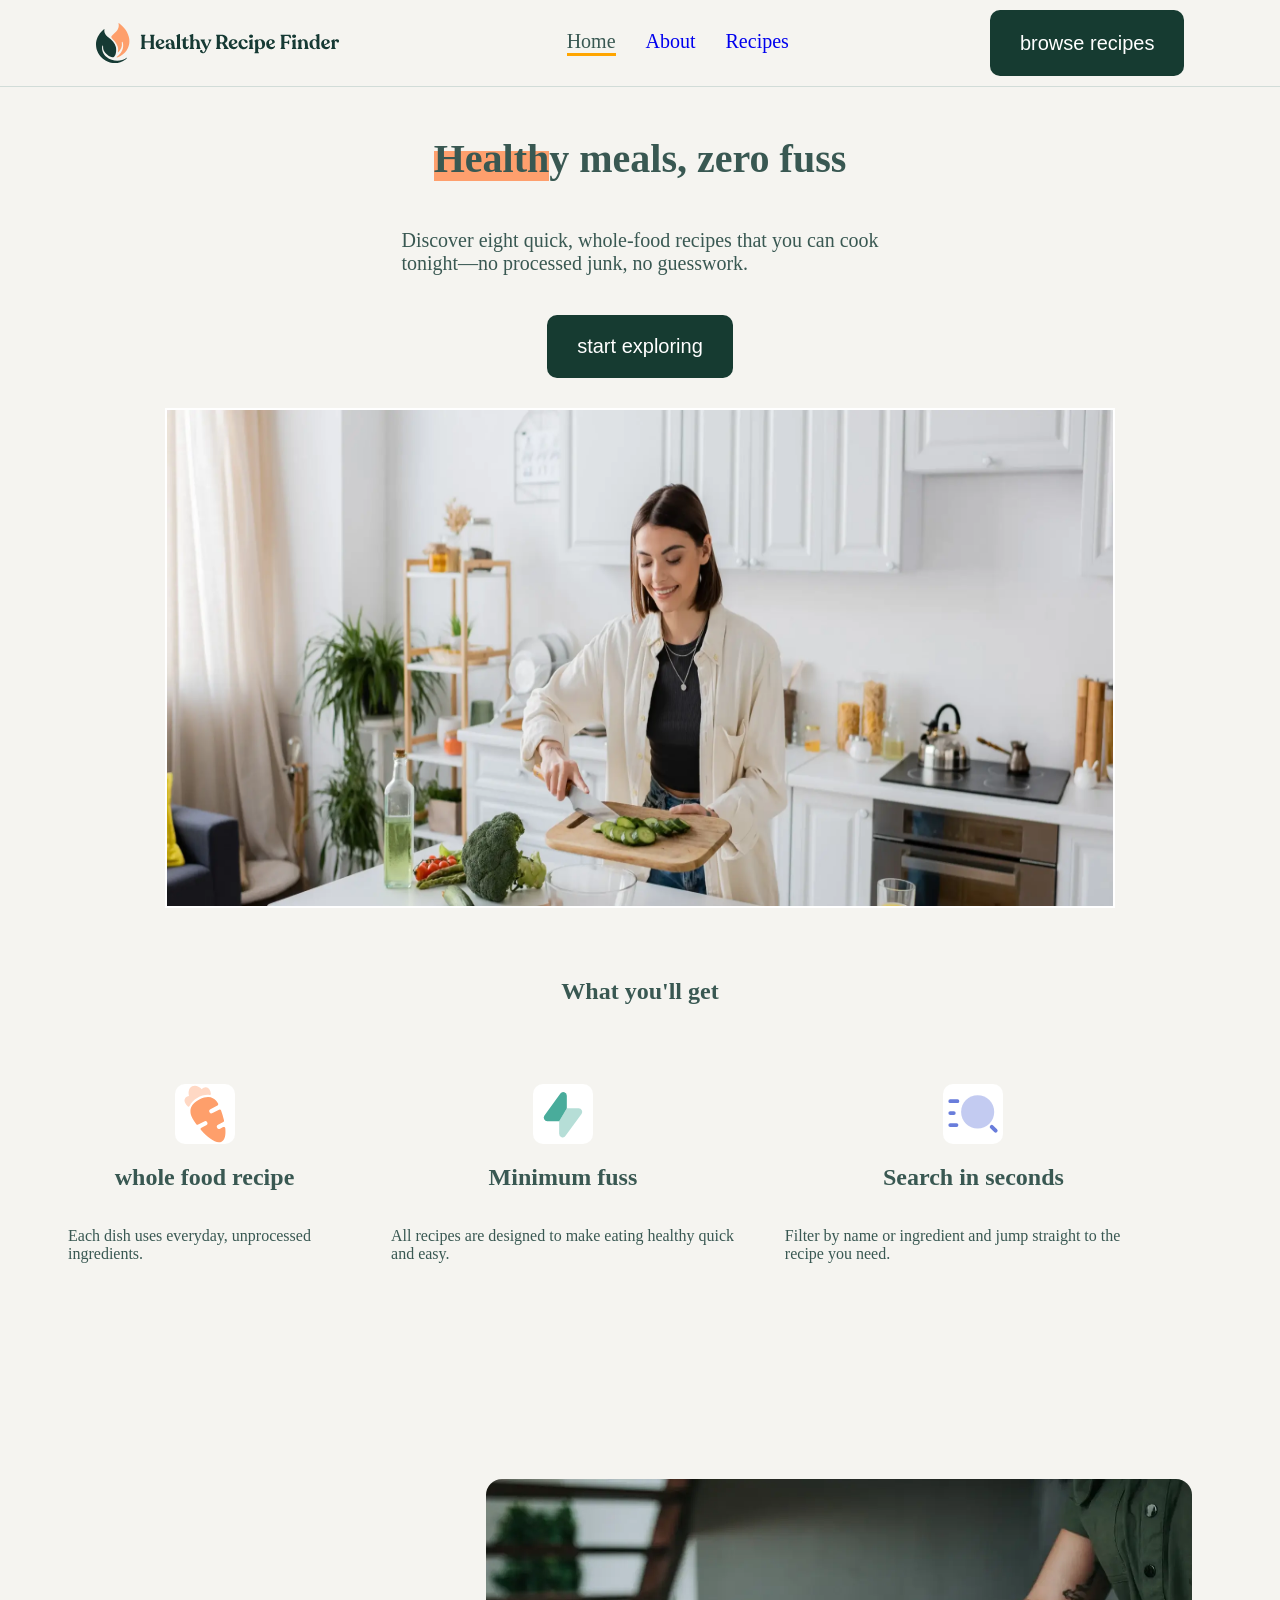
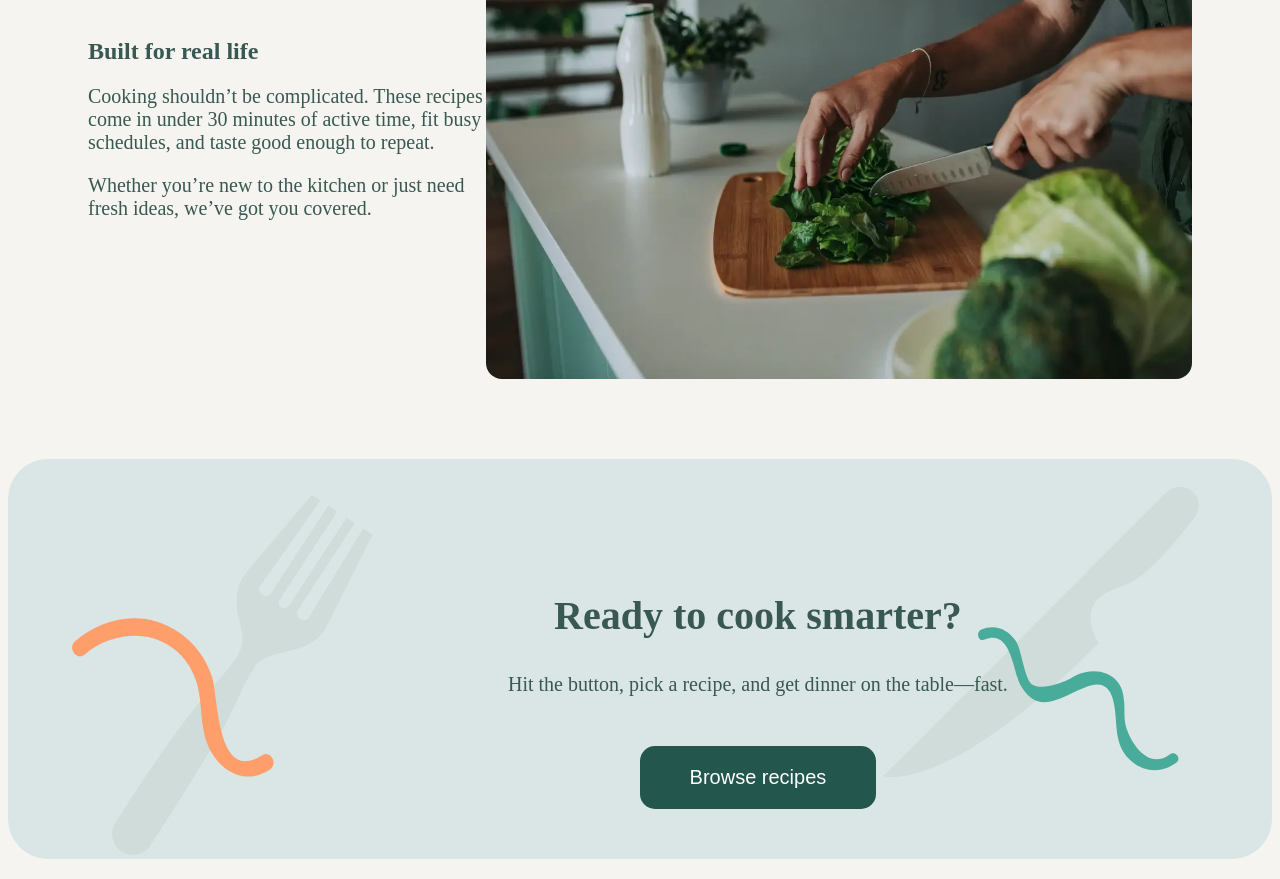
<file: index.html>
<!DOCTYPE html>
<html lang="en">
<head>
    <meta charset="UTF-8">
    <meta name="viewport" content="width=device-width, initial-scale=1.0">
    <title>Document</title>
    <link rel="stylesheet" href="design.css">
</head>
<body>

<nav id="navbar" class="navbar">
<img src="healthy meal logo.svg" id="logo">
<ul>
    <li>Home</li>
    <li><a href="about.html">about</a></li>
    <li><a href="recipes.html">recipes</a></li>
</ul>

<button>browse recipes</button>
</nav>
<div class="firstSection">

<h1><span id="highlight">Health</span>y meals, zero fuss</h1>
<p>Discover eight quick, whole-food recipes that you can cook<br> tonight—no processed junk, no guesswork.</p>
<button>start exploring</button>
<img src="woman recipe.webp" id="woman">


</div>

<section id="buttonCollection">


    <h1>What you'll get</h1>
    <div class="buttons">
        <div class="description">
        <img src="carrot.svg" class="image">
        <h2>whole food recipe</h2>
        <p>Each dish uses everyday, unprocessed ingredients.</p>
        </div>
        <div class="description">
            <img src="thunder.svg" class="image">
            <h2>Minimum fuss</h2>
            <p>All recipes are designed to make eating healthy quick and easy.</p>
            </div>
            <div class="description">
                <img src="watch.svg" class="image">
                <h2>Search in seconds</h2>
                <p>Filter by name or ingredient and jump straight to the recipe you need.</p>
                </div>
    </div>
</section>
<section class="second">
    <div class="text">
    <h1>Built for real life</h1>
    <p>Cooking shouldn’t be complicated. These recipes come in under 30 minutes of active time, fit busy schedules, and taste good enough to repeat.</p>
    <p>Whether you’re new to the kitchen or just need fresh ideas, we’ve got you covered.</p>
    </div>
    <img src="lettuce.webp" id="lettuce">
</section>

<section id="last">
    <img src="pattern-fork.svg" id="fork">
    <img src="fork.svg" id="knife">
    <div class="content">
<h1>Ready to cook smarter?</h1>
<p>Hit the button, pick a recipe, and get dinner on the table—fast.</p>
<button>Browse recipes</button>
    </div>

</section>















    
    <script src="main.js"></script>
</body>
</html>
</file>
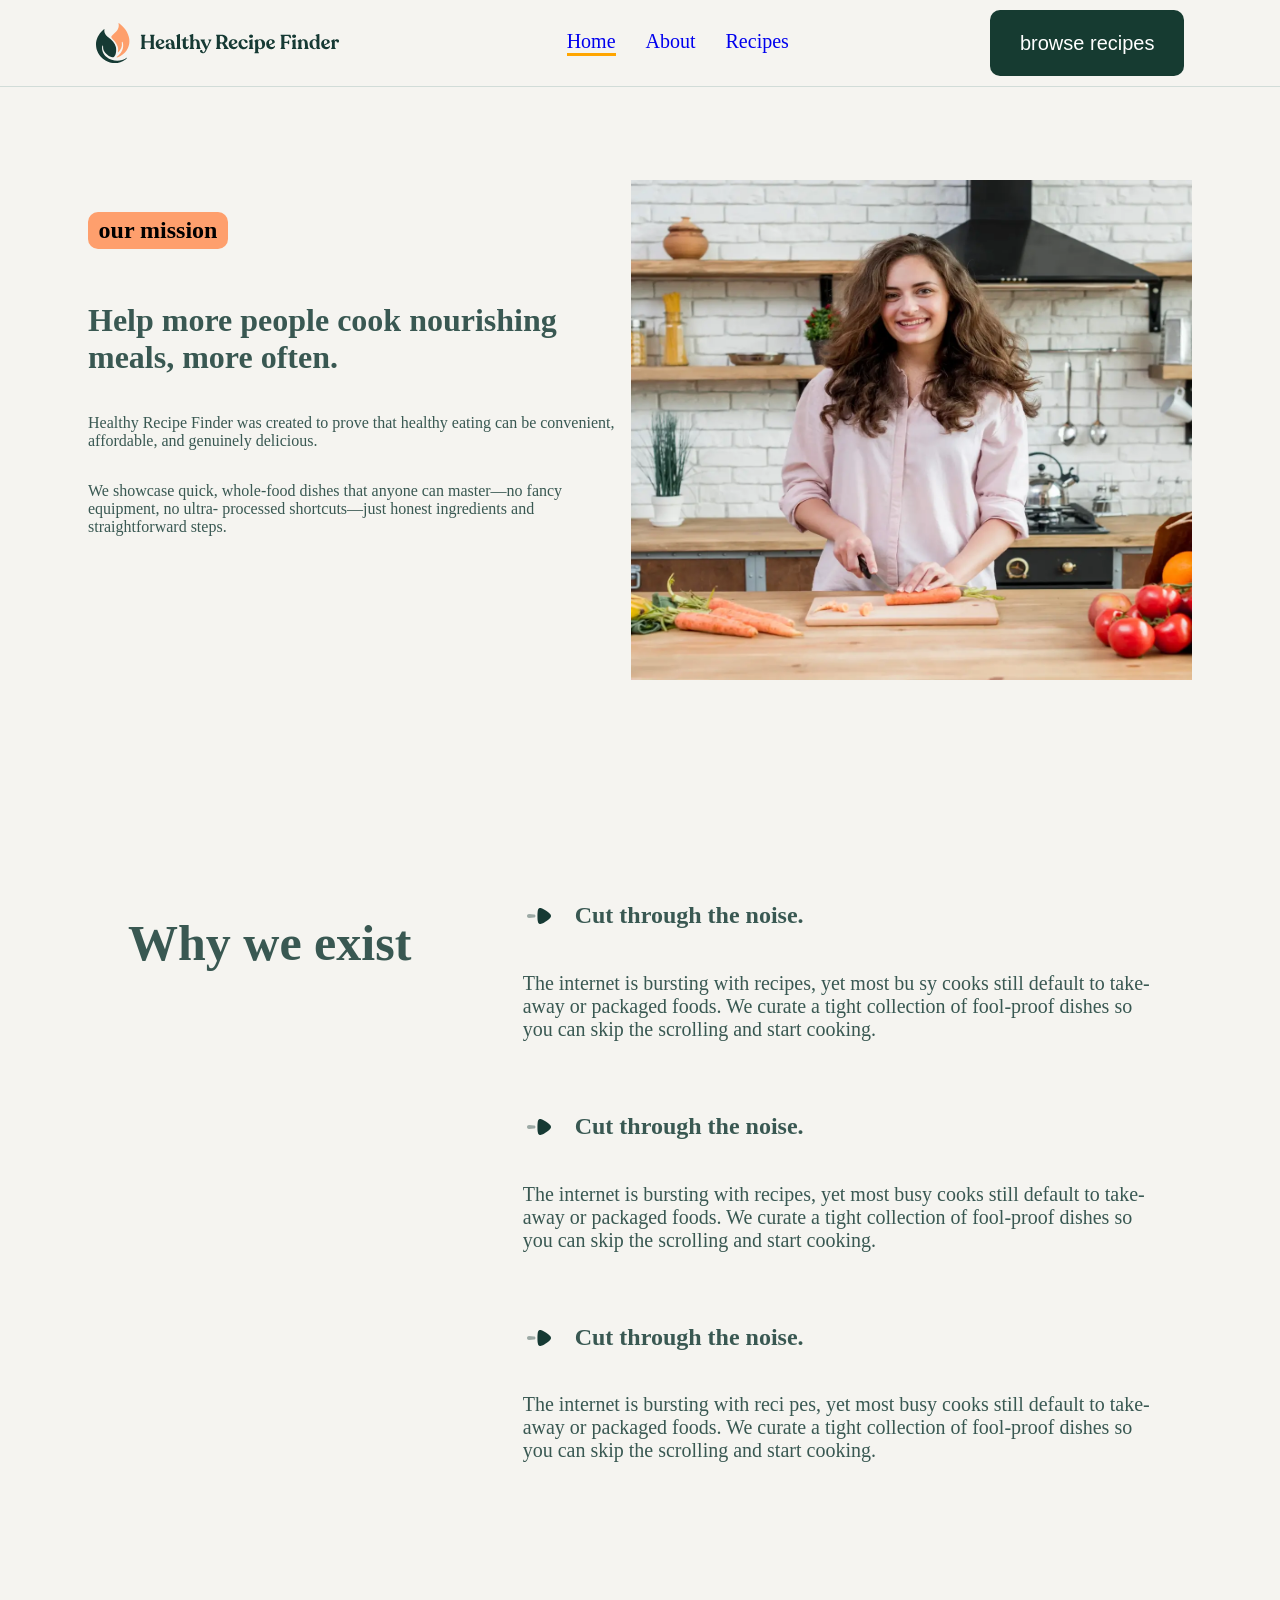
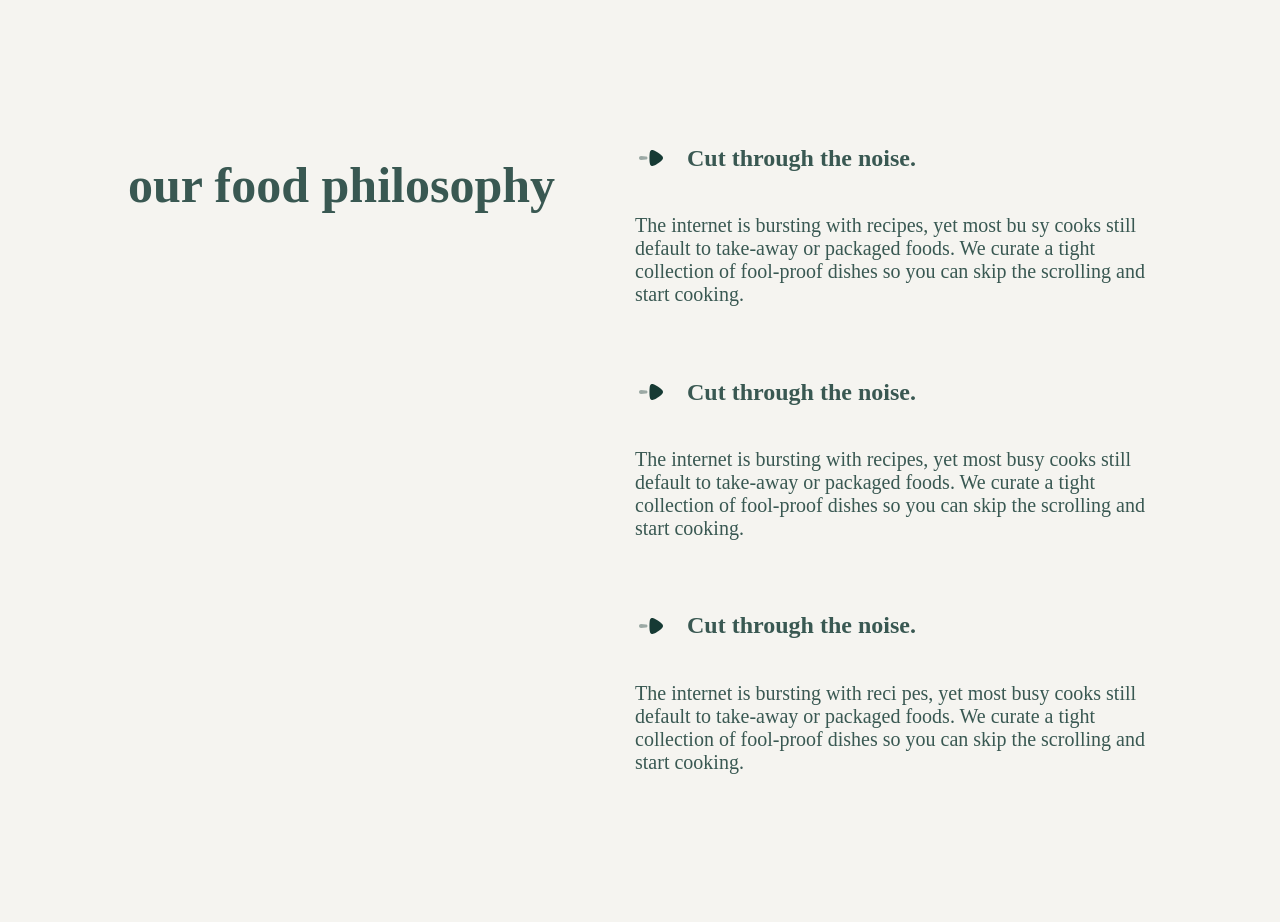
<file: about.html>
<!DOCTYPE html>
<html lang="en">
<head>
    <meta charset="UTF-8">
    <meta name="viewport" content="width=device-width, initial-scale=1.0">
    <title>Document</title>
    <link rel="stylesheet" href="design.css">
</head>
<body>



    <nav id="navbar" class="navbar">
        <img src="healthy meal logo.svg" id="logo">
        <ul>
            <li><a href="index.html">home</a></li>
            <li><a href="about.html">about</a></li>
            <li><a href="recipes.html">recipes</a></li>
        </ul>
        
        <button>browse recipes</button>
        </nav>

<div class="container1">

    <div class="para">

    <h4>our mission</h4>
    <h1>Help more people cook nourishing meals, more often.</h1>
    <p>Healthy Recipe Finder was created to prove that healthy eating can be convenient, affordable, and
         genuinely delicious.</p>
    <p>We showcase quick, whole-food dishes that
         anyone can master—no fancy equipment, no ultra-
         processed shortcuts—just honest ingredients 
         and straightforward steps.</p>
    </div>
         <img src="woman.webp">
</div>


<div class="container2">
<div class="left">
    <h1>Why we exist</h1>
</div>

    <div class="entire">
    <div class="memo">
    
<h2><img src="arrow-right.svg" class="arrow">Cut through the noise.</h2>
<p>The internet is bursting with recipes, yet most bu
    sy cooks still default to take-away or packaged foods. We curate a tight collection of fool-proof dishes so you can skip the scrolling and start cooking.</p>
    </div>
    <div class="memo">
    
        <h2><img src="arrow-right.svg" class="arrow">Cut through the noise.</h2>
        <p>The internet is bursting with recipes, yet 
            most busy cooks still default to 
            take-away or packaged foods. We curate a tight collection of fool-proof dishes so you can skip the scrolling and start cooking.</p>
            </div>
            <div class="memo">
    
                <h2><img src="arrow-right.svg" class="arrow">Cut through the noise.</h2>
                <p>The internet is bursting with reci
                    pes, yet most busy cooks still default to take-away or packaged foods. We curate a tight collection of fool-proof dishes so you can skip the scrolling and start cooking.</p>
                    </div>
</div>
</div>
<div class="container2">
    <div class="left">
        <h1>our food philosophy</h1>
    </div>
    
        <div class="entire">
        <div class="memo">
        
    <h2><img src="arrow-right.svg" class="arrow">Cut through the noise.</h2>
    <p>The internet is bursting with recipes, yet most bu
        sy cooks still default to take-away or packaged foods. We curate a tight collection of fool-proof dishes so you can skip the scrolling and start cooking.</p>
        </div>
        <div class="memo">
        
            <h2><img src="arrow-right.svg" class="arrow">Cut through the noise.</h2>
            <p>The internet is bursting with recipes, yet 
                most busy cooks still default to 
                take-away or packaged foods. We curate a tight collection of fool-proof dishes so you can skip the scrolling and start cooking.</p>
                </div>
                <div class="memo">
        
                    <h2><img src="arrow-right.svg" class="arrow">Cut through the noise.</h2>
                    <p>The internet is bursting with reci
                        pes, yet most busy cooks still default to take-away or packaged foods. We curate a tight collection of fool-proof dishes so you can skip the scrolling and start cooking.</p>
                        </div>
    </div>
    </div>







    <script src="main.js"></script>
</body>
</html>
</file>
<file: design.css>
*{box-sizing: border-box;}

body{background-color: #f5f4f0;
color:hsl(168.39, 21.38%, 28.43%);
}

.navbar {
    display: flex;
    flex-direction: row;
    justify-content: space-around;
    padding: 10px;
    border-bottom: 1px solid #d1dcd8;
   
    font-size: 20px;

    position: fixed;
    top: 0;
    left: 0;
    width: 100%;
    box-sizing: border-box;
    z-index: 1000;
}

.navbar ul{list-style-type: none;
    
    text-transform: capitalize;
display: flex;}

.navbar ul li{margin-right: 30px;
text-decoration: none;}

.navbar ul li a {
    text-decoration: none;
   
}

.navbar 
ul li a:visited {
    color:hsl(168.39, 21.38%, 28.43%);
}

.navbar ul li:first-of-type{border-bottom: 3px solid orange;}

.navbar ul li:hover{border-bottom: 3px solid orange;}


.navbar button{background-color:hsl(164, 45%, 16%);
color:white;
padding:10px 30px;
border:none;
border-radius: 10px;
font-size: 20px;}

#highlight {
    box-shadow: inset 0 -30px 0 hsl(21, 98%, 71%);
}

.firstSection {
    display: flex;
    flex-direction: column;
    font-size: 20px;
    justify-content: center;
    align-items: center;
    padding-top: 100px;
}



.firstSection button{background-color:hsl(164, 45%, 16%);
    color:white;
    padding:20px 30px;
    border:none;
    border-radius: 10px;
    font-size: 20px;
margin-top: 20px;}

.firstSection img{width:950px;
height: 500px;
border:2px solid white;
margin-top: 30px;}

#buttonCollection{display: flex;
flex-direction: column;
justify-content: center;
align-items: center;

margin-top: 50px;}

.buttons{display: flex;
    justify-content: center;
    align-items: center;
    padding: 60px;
    text-align: left;
   
}

.description{
    display: flex;
    justify-content: center;
    align-items: center;
    flex-direction: column;
margin-right: 50px;
text-align: left;
}

.image{
   width:60px;
   height: 60px;
   border-radius: 10px;
   background-color: white;

   
}



.blue{background-color:
    #f5f4f0 hsl(45, 20%, 95%);
   
}

.second{display: flex;
    justify-content: center;
    align-items: center;
margin-top: 60px;
padding:80px;
}


#lettuce{width:800px;
height: 500px;
border-radius: 16px;}



.text h1{font-weight: bolder;}

.text p{font-size:1.25rem;
margin-bottom: 20px;}

#last{background-color:rgb(218, 229, 229);
position: relative;
margin-top: 70px;
padding: 60px;
margin: 0;
height: 400px;
border-radius: 40px;}

#fork {position: absolute;
left:60px;
bottom: -20px;}

#knife{position: absolute;
right: 50px;
top:20px;}

.content{position: absolute;
top:100px;
left:500px;
text-align: center;
}
.content h1{font-size: 40px;}

.content p{font-size: 20px;}

.content button{background-color: hsl(168, 42%, 24%);
    padding: 20px 50px;
    margin-top: 30px;
color:white;
border:none;
border-radius: 15px;
font-size: 20px;
}
.container1{margin-top: 100px;
display: flex;
padding: 80px;}


.container1 h4{background-color: #fe9f6d;
    color:black;
   display: inline-block;
border-radius: 10px;
width:140px;
text-align: center;
font-size: 24px;
padding: 5px;}

.para{display: flex;
flex-direction: column;
}

.container1 img{width:100%;
    max-width: 100%;
height: 500px;
display: block;}

.container2 {
    display: flex;
    justify-content: space-between;
    align-items: flex-start;
    padding: 120px;
    gap: 80px;
}

.left {
    font-size: 25px;
    flex: 1;
}

.entire {
    display: flex;
    flex-direction: column;
    flex: 2;
    gap: 30px;
}

.memo {
    display: flex;
    flex-direction: column;
    margin-left: 0;
}

.container2 h2 {
    display: flex;
    align-items: center;
    font-weight: bold;
}

.container2 img {
    margin-right: 20px;
}

.container2 p {
    font-size: 20px;
}

.left h1 {
    white-space: nowrap;
}
</file>
